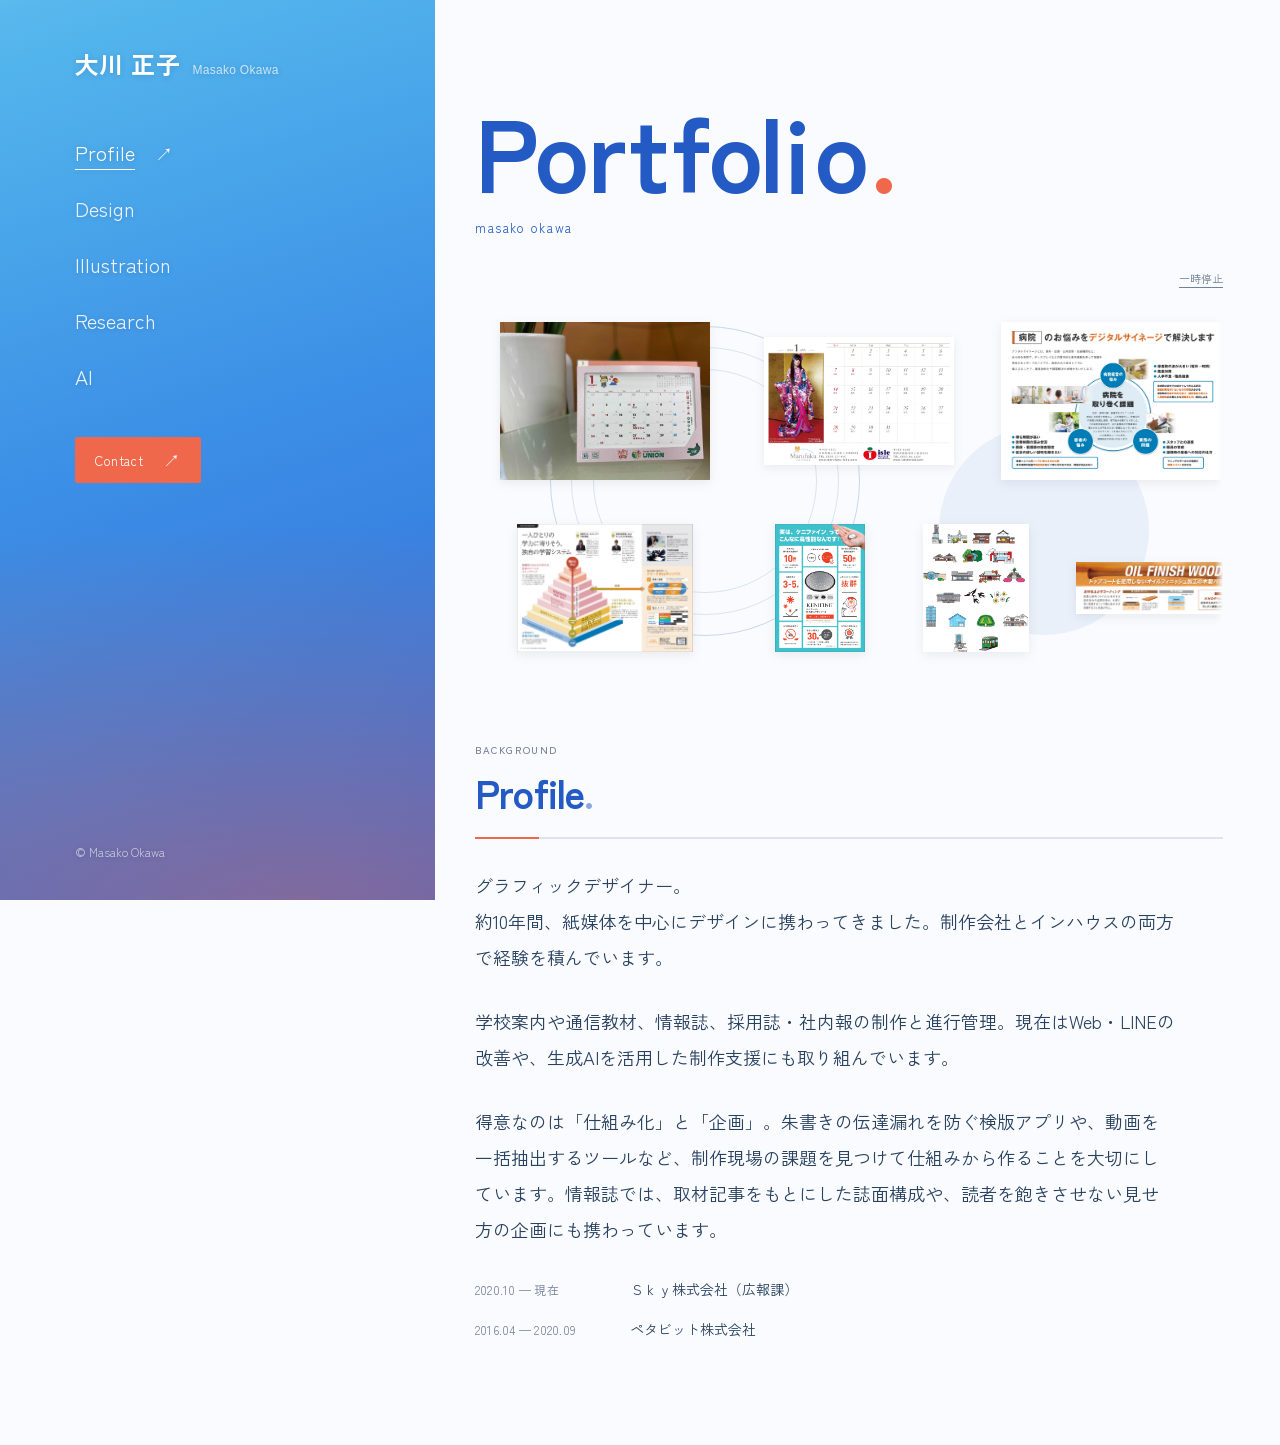
<file: index.html>
<!doctype html>
<html lang="ja">
<head><meta charset="utf-8"><meta name="viewport" content="width=device-width,initial-scale=1"><meta name="description" content="大川正子のポートフォリオ。デザイン、イラスト企画、リサーチ、AIを活用した制作の取り組み。"><title>Masako Okawa — Portfolio</title><meta name="theme-color" content="#245ac4"><link rel="canonical" href="https://masakookawa0301-byte.github.io/masako-okawa-portfolio/"><meta property="og:type" content="website"><meta property="og:site_name" content="Masako Okawa — Portfolio"><meta property="og:title" content="大川正子 ポートフォリオ | Masako Okawa"><meta property="og:description" content="グラフィックデザイナー・大川正子のポートフォリオ。デザイン、イラスト企画、リサーチ、AIを活用した制作の取り組み。"><meta property="og:url" content="https://masakookawa0301-byte.github.io/masako-okawa-portfolio/"><meta property="og:image" content="https://masakookawa0301-byte.github.io/masako-okawa-portfolio/assets/ogp-card.png"><meta property="og:image:width" content="1200"><meta property="og:image:height" content="630"><meta property="og:locale" content="ja_JP"><meta name="twitter:card" content="summary_large_image"><meta name="twitter:title" content="大川正子 ポートフォリオ | Masako Okawa"><meta name="twitter:description" content="グラフィックデザイナー・大川正子のポートフォリオ。デザイン、イラスト企画、リサーチ、AIを活用した制作の取り組み。"><meta name="twitter:image" content="https://masakookawa0301-byte.github.io/masako-okawa-portfolio/assets/ogp-card.png"><link rel="icon" href="favicon.ico" sizes="any"><link rel="icon" type="image/png" sizes="32x32" href="assets/favicon-32.png"><link rel="icon" type="image/png" sizes="16x16" href="assets/favicon-16.png"><link rel="apple-touch-icon" href="assets/apple-touch-icon.png"><link rel="stylesheet" href="style.css"><script src="app.js" defer></script></head>
<body><a class="skip" href="#content">本文へ</a><main class="portfolio"><aside class="sidebar"><h1>大川 正子<span>Masako Okawa</span></h1><button class="mobile-menu-toggle" type="button" aria-expanded="false" aria-controls="category-navigation"><span class="menu-icon" aria-hidden="true"></span>Menu</button><nav id="category-navigation" aria-label="プロフィールと作品"><button class="menu-link profile-link" data-view="profile" aria-controls="content" aria-pressed="true"><span>Profile</span></button><button class="menu-link design" data-view="design" aria-controls="content" aria-pressed="false"><span>Design</span></button><button class="menu-link illustration" data-view="illustration" aria-controls="content" aria-pressed="false"><span>Illustration</span></button><button class="menu-link research" data-view="research" aria-controls="content" aria-pressed="false"><span>Research</span></button><button class="menu-link ai" data-view="ai" aria-controls="content" aria-pressed="false"><span>AI</span></button></nav><a class="contact-button" href="mailto:masako.okawa0301@gmail.com" aria-label="Contact：メールで連絡する">Contact <span aria-hidden="true">↗</span></a><small class="copyright">© Masako Okawa</small></aside><section id="content" class="content" aria-live="polite" aria-atomic="true" aria-label="プロフィールと作品" tabindex="-1"><h2>Profile</h2><p>グラフィックデザイナー。約10年間、紙媒体を中心に制作に携わり、Web・LINEの改善や生成AIを活用した制作支援にも取り組んでいます。</p></section></main>
<template id="profile-template"><div class="profile"><header class="intro"><h2 class="intro-title">Portfolio<span class="intro-period">.</span></h2><p class="hero-name">masako okawa</p><div class="intro-works"><a href="#design" aria-label="Designの作品を見る"><img src="assets/portfolio-clark-1.webp" width="1444" height="1047" alt="クラーク記念国際高等学校の学校案内"><span>Design <span aria-hidden="true">↗</span></span></a><a href="#illustration" aria-label="Illustrationの作品を見る"><img src="assets/popy-5-2019-08.webp" width="2527" height="1701" alt="通信教材ポピーのブラジルを題材にした外表紙"><span>Illustration <span aria-hidden="true">↗</span></span></a></div></header><section class="profile-bio" aria-labelledby="profile-heading"><h3 id="profile-heading" class="section-heading" data-kicker="BACKGROUND"><span>Profile</span></h3><p>グラフィックデザイナー。<br>約10年間、紙媒体を中心にデザインに携わってきました。制作会社とインハウスの両方で経験を積んでいます。</p><p>学校案内や通信教材、情報誌、採用誌・社内報の制作と進行管理。現在はWeb・LINEの改善や、生成AIを活用した制作支援にも取り組んでいます。</p><p>得意なのは「仕組み化」と「企画」。朱書きの伝達漏れを防ぐ検版アプリや、動画を一括抽出するツールなど、制作現場の課題を見つけて仕組みから作ることを大切にしています。情報誌では、取材記事をもとにした誌面構成や、読者を飽きさせない見せ方の企画にも携わっています。</p><div class="career"><p><span>2020.10 — 現在</span>Ｓｋｙ株式会社（広報課）</p><p><span>2016.04 — 2020.09</span>ペタビット株式会社</p></div></section></div></template><dialog id="image-viewer" aria-label="作品の拡大表示"><button class="viewer-close" aria-label="拡大表示を閉じる">×</button><img id="viewer-image" alt=""><p id="viewer-caption"></p></dialog></body></html>
</file>
<file: style.css>
@import url('https://fonts.googleapis.com/css2?family=Shippori+Mincho:wght@400;500;600;800&family=Zen+Kaku+Gothic+New:wght@400;500;700&display=swap');
:root{--ink:#196b70;--muted:#68817b;--paper:#fbf9f0;--serif:'Shippori Mincho','Noto Serif CJK JP',"Hiragino Mincho ProN","Yu Mincho",serif;--sans:'Zen Kaku Gothic New','Noto Sans CJK JP',"Hiragino Kaku Gothic ProN","Yu Gothic",Meiryo,sans-serif}*{box-sizing:border-box}body{margin:0;background:var(--paper);color:var(--ink);font-family:var(--sans);-webkit-font-smoothing:antialiased}button{font:inherit;color:inherit;cursor:pointer}button:focus-visible,a:focus-visible,summary:focus-visible{outline:2px solid var(--ink);outline-offset:6px}.skip{position:fixed;top:-80px;left:20px;padding:12px;background:var(--paper);color:var(--ink);z-index:5}.skip:focus{top:10px}.portfolio{display:grid;grid-template-columns:320px minmax(0,1fr);gap:80px;padding:45px 12px 40px 75px;min-height:100vh;max-width:1700px;margin:auto}.sidebar{position:sticky;top:45px;align-self:start;min-height:calc(100vh - 85px);display:flex;flex-direction:column}.sidebar h1{font-size:30px;font-weight:400;line-height:1.6;margin:0 0 58px;letter-spacing:.01em}.sidebar h1>span{display:block;font-size:23px;letter-spacing:0}.sidebar nav{display:flex;flex-direction:column;gap:30px;align-items:flex-start;padding:25px 0 32px;border-top:1px solid #196b702b;border-bottom:1px solid #196b702b;width:260px}.menu-link{display:flex;align-items:center;gap:10px;border:0;background:none;padding:5px 0;font-size:30px;line-height:1.5;text-align:left;font-weight:400}.menu-link[aria-pressed="true"]>span:last-child,.menu-link:hover>span:last-child{text-decoration:underline;text-underline-offset:5px;text-decoration-thickness:1px}.bubble{display:block;width:27px;height:27px;flex:0 0 27px;border:1px solid #b4d7ce9c;border-radius:50%;background:radial-gradient(ellipse at 25% 22%,#fffffff0 5%,#ffffff70 28%,transparent 65%),linear-gradient(140deg,#eaf4ed,#d1e9e3 50%,var(--tone))}.design{--tone:#78bbb0}.illustration{--tone:#9bcc9c}.research{--tone:#85beda}.ai{--tone:#97abc7}.profile-link{--tone:#c3d5cf}.copyright{display:block;margin-top:auto;padding-top:70px;font-size:14px;font-weight:400}.content{min-width:0;padding:38px 45px 50px 0;outline:none;scroll-margin-top:25px}.content h2{font-size:32px;font-weight:400;line-height:1.6;margin:0 0 35px;letter-spacing:.01em}.profile h2 span{display:block;font-size:20px;margin-top:6px;color:var(--muted)}.content p{font-size:18px;line-height:2;max-width:700px;margin:0 0 28px}.career{margin-top:50px}.career p{font-size:15px;margin-bottom:12px}.career span{display:inline-block;min-width:155px;color:var(--muted)}.content .image-note{font-size:13px;color:var(--muted);margin:-15px 0 38px}.project{margin-bottom:55px}.project h3{font-size:24px;line-height:1.7;font-weight:400;margin:0 0 18px}.project>p{font-size:17px}.project details{font-size:15px;color:var(--muted)}.project summary{cursor:pointer;padding:6px 0;width:fit-content}.project details p{font-size:15px;margin:20px 0;line-height:2}.project+.project{padding-top:20px}@media(max-width:1100px){.portfolio{grid-template-columns:260px minmax(0,1fr);gap:45px;padding-left:45px}.sidebar h1{font-size:27px}.sidebar nav{width:225px}.menu-link{font-size:27px}.content{padding-right:25px}.content p{font-size:16px}.project h3{font-size:22px}}@media(max-width:800px){.portfolio{grid-template-columns:210px minmax(0,1fr);gap:35px;padding:35px 25px}.sidebar{top:35px}.sidebar h1{font-size:24px}.sidebar h1>span{font-size:18px}.sidebar nav{width:190px;gap:23px}.menu-link{font-size:23px;gap:8px}.bubble{width:23px;height:23px;flex-basis:23px}.content{padding-top:28px;padding-right:0}.content h2{font-size:27px}.career span{display:block;font-size:12px}.copyright{font-size:12px}}@media(max-width:650px){.portfolio{display:block;padding:28px 24px}.sidebar{position:static;min-height:0}.sidebar h1{margin-bottom:23px;font-size:24px}.sidebar h1>span{font-size:16px}.sidebar nav{width:100%;display:flex;flex-direction:row;flex-wrap:wrap;gap:12px 20px;padding:18px 0}.menu-link{font-size:17px;gap:7px;min-height:44px}.bubble{width:21px;height:21px;flex-basis:21px}.copyright{display:none}.content{padding:38px 0 20px}.content h2{font-size:26px;margin-bottom:27px}.profile h2 span{font-size:17px}.content p{font-size:15px;line-height:2}.project h3{font-size:21px}.project>p{font-size:15px}.project details p{font-size:14px}.career p{font-size:14px}.career span{display:inline-block;min-width:125px}.content .image-note{font-size:12px}}
/* Smaller navigation, profile first, restrained motion. */
.sidebar h1{font-size:24px;margin-bottom:46px}.sidebar h1>span{font-size:18px}.menu-link{font-size:22px;min-height:44px}.sidebar nav{gap:22px}.bubble{width:23px;height:23px;flex-basis:23px;animation:water-drift 6s ease-in-out infinite}.illustration .bubble{animation-delay:-1.5s}.research .bubble{animation-delay:-3s}.ai .bubble{animation-delay:-4.5s}.profile-link .bubble{animation-delay:-2.3s}.menu-link:hover .bubble{animation-play-state:paused}.content h2{font-size:27px}@keyframes water-drift{0%,100%{transform:translateY(0)}50%{transform:translateY(-3px)}}@media(max-width:800px){.sidebar h1{font-size:22px}.sidebar h1>span{font-size:16px}.menu-link{font-size:20px}}@media(max-width:650px){.sidebar h1{font-size:22px;margin-bottom:22px}.menu-link{font-size:17px}.sidebar nav{gap:12px 20px}.bubble{width:21px;height:21px;flex-basis:21px}.content h2{font-size:24px}}@media(prefers-reduced-motion:reduce){.bubble{animation:none}*{transition:none!important}}
/* Blue palette and reserved image space. */
:root{--ink:#245ac4;--muted:#738099;--paper:#fafbfe}.sidebar h1{letter-spacing:.04em}.sidebar h1>span{color:var(--muted);font-size:16px;margin-top:3px;letter-spacing:.015em}.sidebar nav{border-color:#245ac422}.bubble{border-color:#bfd2f5;background:radial-gradient(ellipse at 25% 22%,#fffffff0 5%,#ffffff70 28%,transparent 65%),linear-gradient(140deg,#edf5ff,#dbe8fc 50%,var(--tone))}.design{--tone:#9bbcf0}.illustration{--tone:#c0c9ef}.research{--tone:#9dcde9}.ai{--tone:#a7b5e6}.profile-link{--tone:#bbd3f2}.content h2{padding-bottom:15px;border-bottom:1px solid #dce4f0;margin-bottom:30px;font-size:25px;letter-spacing:.025em}.content p{color:#294260}.content .career p{color:#294260}.image-placeholder{width:100%;aspect-ratio:4/3;display:flex;align-items:center;justify-content:center;background:#e8e8e8;overflow:hidden;margin:0 0 25px;color:#6b6b6b}.image-placeholder>span{font-size:12px;letter-spacing:.04em}.profile-image{aspect-ratio:16/9;margin-bottom:32px}.project h3{font-size:20px;margin-bottom:14px;line-height:1.8}.project>p{font-size:15px;line-height:2}.project details p{font-size:14px}.project{margin-bottom:65px}.project+.project{padding-top:0}.content .profile>p{font-size:16px}.content .profile .career p{font-size:14px}.content{max-width:850px}.menu-link[aria-pressed="true"]>span:last-child{text-decoration-thickness:1px;text-underline-offset:7px}.copyright{color:var(--muted);font-size:12px}@media(max-width:650px){.content h2{font-size:23px;padding-bottom:12px;margin-bottom:24px}.project h3{font-size:19px}.image-placeholder{margin-bottom:20px}.profile-image{margin-bottom:25px}.content .profile>p{font-size:15px}.content .profile .career p{font-size:13px}.project{margin-bottom:45px}}
.work-gallery{display:grid;grid-template-columns:repeat(2,minmax(0,1fr));gap:30px 22px;margin:0 0 30px}.work-gallery figure{margin:0;min-width:0}.work-gallery a{display:block;background:#eceef0;padding:12px;transition:background .2s}.work-gallery a:hover{background:#e0e5ee}.work-gallery img{display:block;width:100%;height:auto;object-fit:contain}.work-gallery figcaption{font-size:12px;color:var(--muted);line-height:1.7;margin-top:10px}@media(max-width:650px){.work-gallery{grid-template-columns:1fr;gap:25px;margin-bottom:25px}.work-gallery a{padding:10px}}

/* Introduce each project before showing its artwork. */
.work-gallery a,.work-gallery a:hover{background:transparent;padding:0}.work-gallery img{box-shadow:0 4px 16px rgba(30,45,70,.12)}.project>p{margin-bottom:28px}.work-gallery{gap:32px 26px}.work-gallery figcaption{margin-top:13px}@media(max-width:650px){.work-gallery a{padding:0}.work-gallery{gap:28px}.project>p{margin-bottom:24px}}
/* One large flyer with a compact, scrollable selector. */
.flyer-gallery{margin:0 0 30px}.flyer-main{margin:0 0 24px}.flyer-main a{display:block}.flyer-main img{display:block;width:100%;height:auto;box-shadow:0 4px 16px rgba(30,45,70,.12)}.flyer-main figcaption{font-size:12px;line-height:1.8;color:var(--muted);margin-top:15px}.flyer-thumbnails{display:flex;gap:16px;overflow-x:auto;padding:7px 4px 12px;scroll-snap-type:x proximity;scrollbar-width:thin;scrollbar-color:#becceb transparent}.flyer-thumbnail{display:block;flex:0 0 72px;padding:0;border:0;background:none;border-radius:0;scroll-snap-align:start;opacity:.6;transition:opacity .2s}.flyer-thumbnail img{display:block;width:100%;height:auto}.flyer-thumbnail:hover,.flyer-thumbnail[aria-pressed="true"]{opacity:1}.flyer-thumbnail[aria-pressed="true"]{outline:2px solid var(--ink);outline-offset:4px}.flyer-thumbnail:focus-visible{outline:2px solid var(--ink);outline-offset:4px}@media(max-width:650px){.flyer-thumbnails{gap:15px}.flyer-thumbnail{flex-basis:62px}.flyer-main{margin-bottom:20px}.flyer-main figcaption{font-size:11px}}
/* Artwork lightbox. */
body.viewer-open{overflow:hidden}#image-viewer{position:fixed;inset:0;width:100vw;height:100dvh;max-width:none;max-height:none;margin:0;padding:58px 40px 22px;border:0;background:transparent;color:white;overflow:auto}#image-viewer::backdrop{background:rgba(15,25,43,.9)}#viewer-image{display:block;max-width:100%;max-height:calc(100dvh - 120px);width:auto;height:auto;object-fit:contain;margin:0 auto;box-shadow:0 8px 35px #0004}#viewer-caption{font-size:13px;line-height:1.6;text-align:center;margin:15px auto 0;width:fit-content;max-width:100%;color:#fff}.viewer-close{position:fixed;top:10px;right:16px;width:44px;height:44px;padding:0;border:0;background:none;color:#fff;font-size:35px;line-height:1;cursor:pointer}.viewer-close:focus-visible{outline:2px solid white;outline-offset:2px}.flyer-main a{cursor:zoom-in}@media(max-width:650px){#image-viewer{padding:60px 12px 20px}#viewer-caption{font-size:12px}}
.related-results{margin-top:30px}.related-results h4{font-size:15px;font-weight:400;line-height:1.8;margin:0 0 18px;color:var(--ink)}.related-results p{font-size:14px;line-height:2;margin:0 0 18px}
/* Blue section bands anchor the otherwise quiet two-pane layout. */
.content h2{display:block;background:var(--ink);color:#fff;border:0;padding:18px 25px;margin:0 0 32px;font-size:26px;line-height:1.5;font-weight:400;letter-spacing:.035em}.profile h2{margin-bottom:32px}.project h3{color:var(--ink)}@media(max-width:650px){.content h2{padding:15px 18px;font-size:23px;margin-bottom:26px}.profile h2{margin-bottom:26px}}
/* Stronger graphic hierarchy and explicit navigation selection. */
.sidebar nav{width:260px;gap:10px;border:0;padding:0}.menu-link{width:100%;min-height:54px;padding:10px 15px;border:1px solid #cddaf0;background:#fff;color:var(--ink);font-size:20px;line-height:1.6;gap:13px;transition:background .18s,color .18s,border-color .18s}.menu-link:hover{background:#eaf1fd;border-color:#93b0e4}.menu-link[aria-pressed="true"]{background:var(--ink);border-color:var(--ink);color:#fff}.menu-link[aria-pressed="true"]>span:last-child,.menu-link:hover>span:last-child{text-decoration:none}.menu-link[aria-pressed="true"]:after{content:'›';margin-left:auto;font-size:25px;line-height:1}.menu-link[aria-pressed="true"] .bubble{border-color:#ffffffb3;background:radial-gradient(ellipse at 25% 22%,#fff 5%,#ffffff90 28%,transparent 65%),linear-gradient(140deg,#cfe4ff,#a9ccff 60%,#8eb8f6)}.sidebar h1{font-weight:500}.content h2{font-size:30px;font-weight:600;padding:18px 25px;letter-spacing:.025em}.project h3{font-size:23px;font-weight:600;line-height:1.7;margin:0 0 15px}.project>p{font-size:15px;color:#34435d}.related-results h4{font-weight:600;font-size:17px}.content .career span{font-size:12px;letter-spacing:.02em}.content .career p{font-size:14px}@media(max-width:1100px){.sidebar nav{width:225px}}@media(max-width:800px){.sidebar nav{width:190px}.menu-link{font-size:18px;padding:9px 11px;gap:9px}.content h2{font-size:27px}.project h3{font-size:21px}}@media(max-width:650px){.sidebar nav{display:grid;grid-template-columns:repeat(2,minmax(0,1fr));width:100%;gap:9px;padding:0}.menu-link{font-size:16px;min-height:48px;padding:9px 11px;gap:8px}.menu-link[aria-pressed="true"]:after{font-size:21px}.content h2{font-size:25px;padding:15px 18px}.project h3{font-size:20px}.related-results h4{font-size:16px}}

/* Keep long editorial artwork and its selector in a practical viewing area. */
.flyer-main img.long-artwork{width:auto;max-width:100%;height:auto;max-height:720px;margin-inline:auto}.flyer-thumbnail{min-height:44px}.flyer-thumbnail img{max-height:100px;object-fit:contain}

@media(max-width:360px){.menu-link{font-size:14px;padding-inline:8px;gap:6px}.menu-link .bubble{width:18px;height:18px;flex-basis:18px}}

/* Long newsletters retain their original layout in the enlarged, scrollable view. */
#image-viewer.viewer-long #viewer-image{width:min(100%,1000px);height:auto;max-height:none}

/* Portrait previews scale to the viewport; full artwork stays available on click. */
.flyer-main img.portrait-artwork{width:auto;max-width:min(100%,420px);height:auto;max-height:min(560px,65svh);margin-inline:0}
.flyer-main img.long-artwork{max-width:min(100%,360px);max-height:min(480px,60svh);margin-inline:0}
@media(max-width:650px){.flyer-main img.portrait-artwork{max-height:min(480px,62svh)}.flyer-main img.long-artwork{max-height:min(420px,56svh)}}

/* Keep spreads and landscape artwork in balance with portrait flyers. */
.flyer-main img:not(.portrait-artwork){width:auto;max-width:min(100%,600px);max-height:min(460px,60svh);height:auto;margin-inline:0}

/* Quiet, type-led opening with real work and unboxed navigation. */
.sidebar nav{gap:8px}.menu-link,.menu-link:hover,.menu-link[aria-pressed="true"]{border:0;background:transparent;color:var(--ink);padding:8px 0;min-height:48px;transition:opacity .2s;gap:0}
.menu-link{opacity:.6}.menu-link:hover,.menu-link[aria-pressed="true"]{opacity:1}.menu-link[aria-pressed="true"]>span:last-child{text-decoration:underline;text-underline-offset:8px;text-decoration-thickness:1px}.menu-link[aria-pressed="true"]:after{content:'↗';font-size:18px;margin-left:20px}.bubble{display:none}
.content h2{background:none;color:var(--ink);padding:0 0 18px;border-bottom:1px solid #dce4f0;font-weight:500}
.intro{padding:0 0 48px}.content .intro-kicker{font-size:11px;letter-spacing:.16em;color:var(--muted);margin:0 0 14px;line-height:1.5}
.content .intro-title{font-size:clamp(42px,6.7vw,94px);line-height:1.05;letter-spacing:-.065em;font-weight:600;border:0;margin:0 0 34px;padding:0;white-space:nowrap}.intro-period{color:#8aa8dc}
.content .intro-lead{font-size:clamp(25px,3vw,40px);font-weight:500;line-height:1.65;letter-spacing:.055em;color:#294260;margin-bottom:20px}.content .intro-summary{font-size:14px;line-height:2;color:var(--muted);margin-bottom:30px}
.intro-works{display:grid;grid-template-columns:1fr 1fr;gap:22px;max-width:650px;align-items:start}.intro-works a{display:block;text-decoration:none;color:var(--ink)}.intro-works img{display:block;width:100%;height:auto;transition:transform .3s}.intro-works a:hover img{transform:translateY(-4px)}.intro-works a>span{display:flex;justify-content:space-between;font-size:12px;margin-top:13px;line-height:1.6}
.profile-bio{padding-top:32px;border-top:1px solid #dce4f0}.profile-bio h3{font-size:21px;font-weight:500;margin:0 0 22px}.profile-bio .career{margin-top:28px}
.intro>*{animation:intro-enter .75s both cubic-bezier(.2,.6,.2,1)}.intro .intro-title{animation-delay:.08s}.intro .intro-lead{animation-delay:.16s}.intro .intro-summary{animation-delay:.24s}.intro .intro-works{animation-delay:.32s}
@keyframes intro-enter{from{opacity:0;transform:translateY(14px)}to{opacity:1;transform:translateY(0)}}
@media(max-width:800px) and (min-width:651px){.content .intro-title{font-size:44px}.intro-works{gap:14px}.desktop-break{display:none}}
@media(max-width:650px){.sidebar h1{margin-bottom:14px}.sidebar nav{display:flex;flex-direction:row;gap:3px 18px}.menu-link{width:auto;font-size:15px;min-height:44px;padding:5px 0}.menu-link[aria-pressed="true"]:after{display:none}.content{padding-top:30px}.content .intro-title{font-size:clamp(38px,11vw,68px);margin-bottom:26px}.content .intro-kicker{font-size:9px;letter-spacing:.12em}.content .intro-lead{font-size:27px}.content .intro-summary{font-size:13px}.desktop-break{display:none}.intro-works{gap:16px}.intro{padding-bottom:32px}.profile-bio{padding-top:26px}}
@media(prefers-reduced-motion:reduce){.intro>*{animation:none}.intro-works img{transition:none}.intro-works a:hover img{transform:none}}
.profile h2.intro-title span{display:inline;font:inherit;margin:0;color:#8aa8dc}
/* Small square accents for section headings; restrained newsletter enlargement. */
.content>h2,.profile-bio h3{display:flex;align-items:center;gap:13px}
.content>h2:before,.profile-bio h3:before{content:'';display:block;flex:0 0 10px;width:10px;height:10px;background:var(--ink)}
#image-viewer.viewer-long #viewer-image{width:min(100%,620px)}
@media(max-width:650px){.content>h2,.profile-bio h3{gap:10px}.content>h2:before,.profile-bio h3:before{width:8px;height:8px;flex-basis:8px}}

/* Editorial section titles echo the opening typography. */
.content>h2.section-heading,.profile-bio h3.section-heading{display:block;position:relative;border:0;padding:0 0 24px;margin:0 0 38px;line-height:1.08;letter-spacing:-.045em;font-size:clamp(40px,4.5vw,64px);font-weight:700;overflow:hidden;color:var(--ink)}
.content>h2.section-heading:before,.profile-bio h3.section-heading:before{content:attr(data-kicker);display:block;width:auto;height:auto;background:none;margin:0 0 14px;font-size:10px;font-weight:500;letter-spacing:.16em;line-height:1.5;color:var(--muted);animation:title-rise .65s both}
.section-heading>span{display:block;animation:title-rise .75s cubic-bezier(.2,.6,.2,1) both}.section-heading>span:after{content:'.';color:#8aa8dc}
.content>h2.section-heading:after,.profile-bio h3.section-heading:after{content:'';position:absolute;bottom:0;left:0;width:100%;height:1px;background:linear-gradient(90deg,var(--ink) 0 64px,#dce4f0 64px);transform-origin:left;animation:title-line .9s .12s cubic-bezier(.2,.6,.2,1) both}
.profile-bio h3.section-heading{font-size:40px;margin-bottom:28px}.profile-bio{border:0;padding-top:14px}
@keyframes title-rise{from{opacity:0;transform:translateY(18px)}to{opacity:1;transform:translateY(0)}}
@keyframes title-line{from{transform:scaleX(0);opacity:0}to{transform:scaleX(1);opacity:1}}
@media(max-width:650px){.content>h2.section-heading{font-size:42px;margin-bottom:30px;padding-bottom:22px}.profile-bio h3.section-heading{font-size:36px}.content>h2.section-heading:before,.profile-bio h3.section-heading:before{font-size:9px;margin-bottom:12px}}
@media(prefers-reduced-motion:reduce){.section-heading>span,.content>h2.section-heading:before,.profile-bio h3.section-heading:before,.content>h2.section-heading:after,.profile-bio h3.section-heading:after{animation:none}}
/* Pale blue navigation field separates browsing from the artwork. */
.sidebar{isolation:isolate}.sidebar:before{content:'';position:absolute;z-index:-1;top:-45px;left:-100vw;right:-40px;height:100vh;background:#edf3fc url('assets/sidebar-network.svg') top right/440px auto no-repeat;pointer-events:none}
@media(max-width:1100px){.sidebar:before{right:-22.5px}}
@media(max-width:800px){.sidebar:before{top:-35px;right:-17.5px}}
@media(max-width:650px){.sidebar{padding-bottom:24px}.sidebar:before{top:-28px;left:-24px;right:-24px;bottom:0;height:auto}.content{padding-top:34px}}
@media(max-width:650px){.sidebar{position:relative;top:auto}}
/* Warm accent starts the heading rule; a handwritten name softens the navigation. */
:root{--accent:#f0684c}
.content>h2.section-heading:after,.profile-bio h3.section-heading:after{height:2px;background:linear-gradient(90deg,var(--accent) 0 64px,#dce4f0 64px);animation:accent-rule .95s .12s cubic-bezier(.16,.65,.25,1) both}
@keyframes accent-rule{0%{transform:scaleX(0);opacity:0}20%{opacity:1}100%{transform:scaleX(1);opacity:1}}
.sidebar h1>span{font-family:'Snell Roundhand','Apple Chancery','Segoe Script','Brush Script MT',cursive;font-size:27px;font-weight:400;line-height:1.5;letter-spacing:.01em;color:var(--ink);margin-top:3px}
@media(max-width:800px){.sidebar h1>span{font-size:25px}}
@media(prefers-reduced-motion:reduce){.content>h2.section-heading:after,.profile-bio h3.section-heading:after{animation:none}}
/* Name lockup: Japanese name leads, smaller roman lettering sits alongside it. */
.sidebar h1{display:flex;align-items:baseline;gap:12px;flex-wrap:wrap;line-height:1.6;letter-spacing:.025em}
.sidebar h1>span{display:inline;font-family:Arial,"Hiragino Kaku Gothic ProN","Yu Gothic",Meiryo,sans-serif;font-size:12px;font-weight:400;line-height:1.6;letter-spacing:.025em;color:var(--muted);margin:0;white-space:nowrap}
@media(max-width:800px){.sidebar h1{gap:9px}.sidebar h1>span{font-size:11px}}
.menu-link[aria-pressed="true"]>span:last-child,.menu-link:hover>span:last-child{text-decoration-color:var(--accent)}

/* Work labels, generous project spacing, and quiet one-time reveals. */
.project{margin-bottom:104px}.project:last-child{margin-bottom:20px}
.content .project-type{display:flex;align-items:center;gap:9px;font-size:10px;font-weight:600;letter-spacing:.12em;line-height:1.6;color:#596b87;margin:0 0 12px}
.project-type:before{content:'';width:15px;height:2px;flex:0 0 15px;background:var(--accent)}
.project h3{font-size:24px;font-weight:600;line-height:1.65;letter-spacing:.015em;margin-bottom:16px;max-width:690px}
.project>p:not(.project-type){max-width:640px;margin-bottom:26px}
.flyer-main a{position:relative;width:fit-content;max-width:100%}
.flyer-main a:after{content:'＋';position:absolute;right:12px;bottom:12px;display:grid;place-items:center;width:34px;height:34px;border-radius:50%;background:#fafbfef2;color:var(--ink);font-size:23px;line-height:1;opacity:0;transform:translateY(4px);transition:opacity .2s,transform .2s;pointer-events:none;box-shadow:0 2px 12px #1e2d7014}
.flyer-main a:hover:after,.flyer-main a:focus-visible:after{opacity:1;transform:none}
.project.will-reveal{opacity:0;transform:translateY(16px);transition:opacity .65s ease,transform .65s cubic-bezier(.2,.6,.2,1)}
.project.will-reveal.is-revealed,.project.will-reveal:focus-within{opacity:1;transform:none}
@media(max-width:800px){.project h3{font-size:21px}}
@media(max-width:650px){.project{margin-bottom:76px}.project h3{font-size:20px;margin-bottom:14px}.content .project-type{font-size:9px;letter-spacing:.09em;margin-bottom:10px}.project>p:not(.project-type){margin-bottom:24px}}
@media(hover:none){.flyer-main a:after{opacity:1;transform:none;width:28px;height:28px;font-size:19px;right:8px;bottom:8px}}
@media(prefers-reduced-motion:reduce){.project.will-reveal{opacity:1;transform:none;transition:none}.flyer-main a:after{transform:none;transition:none}}

/* Contact remains reachable in every category without covering the artwork. */
.contact-button{position:absolute;top:24px;right:max(28px,calc((100vw - 1550px)/2));z-index:2;display:inline-flex;align-items:center;justify-content:center;gap:20px;min-height:44px;padding:10px 20px;background:var(--ink);color:#fff;text-decoration:none;font-size:13px;letter-spacing:.045em;border-radius:2px;transition:background .2s,transform .2s}
.contact-button span{font-size:17px}.contact-button:hover{background:#194aa6;transform:translateY(-2px)}.contact-button:focus-visible{outline:2px solid var(--accent);outline-offset:4px}
@media(max-width:800px){.contact-button{top:20px;right:25px}.content{padding-top:52px}}
@media(max-width:650px){.contact-button{top:20px;right:24px;gap:10px;padding:9px 13px;font-size:12px}.sidebar h1{padding-right:110px;min-height:44px;gap:0 9px}.sidebar h1>span{font-size:11px}.content{padding-top:34px}}
@media(prefers-reduced-motion:reduce){.contact-button:hover{transform:none}}

/* Mobile-only larger opening and persistent navigation. */
@media(max-width:650px){
 .content .intro-title{font-size:clamp(41.8px,12.1vw,74.8px)}
 .sidebar{position:sticky;top:0;z-index:3;margin-top:-28px;padding-top:28px;padding-bottom:16px;transform:translateZ(0);-webkit-transform:translateZ(0)}
 .sidebar:before{top:0;bottom:0;height:auto}
 .contact-button{position:fixed;z-index:4}
 html{scroll-padding-top:var(--mobile-nav-height,190px)}
 .content{scroll-margin-top:0}
}

/* Contact joins desktop navigation; the mobile header folds into six controls. */
.contact-button{position:static;align-self:flex-start;margin-top:36px}
@media(max-width:650px){
 .sidebar{overflow-anchor:none}
 .sidebar h1{max-height:80px;overflow:hidden;transition:max-height .2s ease,opacity .15s ease,margin .2s ease}
 .sidebar .contact-button{position:absolute;top:20px;right:0;margin:0}
 .sidebar.is-compact{padding-top:8px;padding-bottom:8px}
 .sidebar.is-compact h1{max-height:0;min-height:0;opacity:0;margin-bottom:0;padding:0;pointer-events:none}
 .sidebar.is-compact nav{display:grid;grid-template-columns:repeat(3,minmax(0,1fr));gap:0 8px;width:100%;align-items:center}
 .sidebar.is-compact .menu-link{font-size:13px;min-height:44px;padding:5px 0;justify-content:center}
 .sidebar.is-compact .contact-button{top:auto;bottom:8px;right:0;width:calc((100% - 16px)/3);min-height:44px;padding:6px;gap:7px;font-size:12px}
}

@media(max-width:650px){.sidebar.is-compact{margin-bottom:max(0px,calc(var(--expanded-nav-height,150px) - 104px))}}

/* Reading mode: a single compact row, categories open on demand. */
.mobile-menu-toggle{display:none}
@media(max-width:650px){
 .sidebar.is-compact{min-height:60px;margin-bottom:max(0px,calc(var(--expanded-nav-height,150px) - 60px))}
 .sidebar.is-compact .mobile-menu-toggle{display:inline-flex;align-items:center;gap:12px;min-height:44px;padding:8px 0;border:0;background:none;font-size:14px;color:var(--ink)}
 .menu-icon{position:relative;width:18px;height:12px;border-top:1px solid currentColor;border-bottom:1px solid currentColor}
 .menu-icon:before{content:'';position:absolute;left:0;right:0;top:5px;border-top:1px solid currentColor}
 .sidebar.is-compact nav{display:none;position:absolute;top:60px;left:-24px;right:-24px;width:auto;padding:12px 24px 20px;background:#edf3fc;box-shadow:0 10px 14px #2942600a;grid-template-columns:1fr 1fr;gap:4px 20px}
 .sidebar.is-compact.is-menu-open nav{display:grid}
 .sidebar.is-compact nav .menu-link{justify-content:flex-start;font-size:15px;min-height:44px}
 .sidebar.is-compact .contact-button{width:auto;padding:9px 14px;bottom:8px}
 .mobile-menu-toggle[aria-expanded="true"] .menu-icon{border:0}
 .mobile-menu-toggle[aria-expanded="true"] .menu-icon:before,.mobile-menu-toggle[aria-expanded="true"] .menu-icon:after{content:'';position:absolute;left:0;top:5px;width:18px;border-top:1px solid currentColor;transform:rotate(45deg)}
 .mobile-menu-toggle[aria-expanded="true"] .menu-icon:after{transform:rotate(-45deg)}
}

@media(max-width:650px){
 .sidebar .mobile-menu-toggle{display:inline-flex;align-items:center;align-self:flex-start;gap:12px;width:fit-content;min-height:44px;padding:8px 0;border:0;background:none;font-size:14px;color:var(--ink)}
 .sidebar nav,.sidebar.is-compact nav{display:none;position:absolute;top:100%;left:-24px;right:-24px;width:auto;padding:12px 24px 20px;background:#edf3fc;box-shadow:0 10px 14px #2942600a;grid-template-columns:1fr 1fr;gap:4px 20px}
 .sidebar.is-menu-open nav{display:grid}
 .sidebar nav .menu-link{justify-content:flex-start;font-size:15px;min-height:44px}
}

/* Bring mobile controls closer to the blue-to-white boundary. */
@media(max-width:650px){
 .sidebar{padding-bottom:4px}
 .sidebar.is-compact{padding-bottom:4px;min-height:56px;margin-bottom:max(0px,calc(var(--expanded-nav-height,138px) - 56px))}
 .sidebar.is-compact .contact-button{bottom:4px}
 .sidebar nav,.sidebar.is-compact nav{padding-bottom:4px}
}

/* Show categories on arrival; fold them into Menu only while scrolling. */
@media(max-width:650px){
 .sidebar:not(.is-compact) .mobile-menu-toggle{display:none}
 .sidebar:not(.is-compact) nav{display:flex;position:static;flex-direction:row;flex-wrap:wrap;width:100%;gap:3px 18px;padding:0;background:none;box-shadow:none}
 .sidebar:not(.is-compact) nav .menu-link{font-size:15px}
}

/* Mobile opening fills its available width; navigation gains a clearer blue field. */
@media(max-width:650px){
 .intro{container-type:inline-size}
 .content .intro-title{font-size:18cqw}
 .sidebar:before{background:#dce8f8}
 .sidebar nav,.sidebar.is-compact nav{background:#dce8f8}
 .sidebar:not(.is-compact) nav{background:transparent}
}

/* A shuffled, continuous strip of real work on the opening page. */
.work-loop{max-width:100%;margin-top:32px}
.work-loop-toolbar{display:flex;justify-content:space-between;align-items:center;margin-bottom:14px;gap:16px}
.work-loop-toolbar>span{font-size:10px;letter-spacing:.14em;color:var(--muted)}
.work-loop-toolbar button{min-height:32px;padding:4px 0 4px 12px;border:0;background:none;font-size:11px;color:var(--muted);text-decoration:underline;text-underline-offset:4px}
.work-loop-viewport{overflow:hidden;max-width:100%}
.work-loop-track{display:flex;width:max-content;animation:work-flow 121s linear infinite;will-change:transform}
.work-loop-group{display:flex;gap:24px;padding-right:24px;flex:none}
.work-loop-group a{flex:0 0 220px;width:220px;color:var(--ink);text-decoration:none;display:block}
.work-loop-group img{display:block;width:220px;height:160px;object-fit:contain;object-position:left center}
.work-loop-group a>span{display:block;font-size:11px;margin-top:12px;line-height:1.6}
.work-loop.is-paused .work-loop-track,.work-loop-viewport:focus-within .work-loop-track{animation-play-state:paused}
@media(hover:hover){.work-loop-viewport:hover .work-loop-track{animation-play-state:paused}}
@keyframes work-flow{to{transform:translateX(-50%)}}
@media(max-width:650px){.work-loop{margin-top:26px}.work-loop-group{gap:18px;padding-right:18px}.work-loop-group a{flex-basis:190px;width:190px}.work-loop-group img{width:190px;height:140px}.work-loop-track{animation-duration:110s}.work-loop-toolbar button{min-height:44px}}
@media(prefers-reduced-motion:reduce){.work-loop-track{animation:none;transform:none}.work-loop-viewport{overflow-x:auto}.work-loop-group[aria-hidden]{display:none}.work-loop-toolbar button{display:none}}

/* A brisker editorial reel with staggered baselines and a masked title entrance. */
.work-loop-track{animation-duration:40s}
.work-loop-viewport{padding:28px 0 24px;mask-image:linear-gradient(90deg,transparent,#000 10px,#000 calc(100% - 10px),transparent)}
.work-loop-group{gap:32px;padding-right:32px;align-items:center}
.work-loop-group a{flex-basis:240px;width:240px;transform:translateY(var(--work-offset,0px));transition:transform .4s cubic-bezier(.2,.6,.2,1)}
.work-loop-group img{width:240px;height:175px;transition:transform .4s cubic-bezier(.2,.6,.2,1);transform-origin:center}
.work-loop-group a:hover img,.work-loop-group a:focus-visible img{transform:translateY(-6px) scale(1.035)}
.work-loop-group a>span{font-size:10px;letter-spacing:.04em}
.profile h2.intro-title .title-word{display:block;overflow:hidden;color:var(--ink);line-height:1.12}
.profile h2.intro-title .title-letter{display:inline-block;color:var(--ink);animation:letter-arrive .85s cubic-bezier(.16,1,.3,1) both;animation-delay:calc(.08s + var(--letter-order)*.035s)}
.profile h2.intro-title .title-dot{color:#8aa8dc}
@keyframes letter-arrive{from{transform:translateY(110%) rotate(4deg);opacity:0}to{transform:none;opacity:1}}
@media(max-width:650px){.work-loop-track{animation-duration:36s}.work-loop-group{gap:24px;padding-right:24px}.work-loop-group a{flex-basis:190px;width:190px}.work-loop-group img{width:190px;height:145px}.work-loop-viewport{padding-top:22px;padding-bottom:22px}}
@media(prefers-reduced-motion:reduce){.work-loop-track{animation:none}.work-loop-group a{transform:none;transition:none}.work-loop-group img,.work-loop-group a:hover img,.work-loop-group a:focus-visible img{transform:none;transition:none}.profile h2.intro-title .title-letter{animation:none}}

/* A graphic, two-row work mosaic replaces the generic introduction copy. */
.intro{position:relative;isolation:isolate;padding:20px 0 42px;background:radial-gradient(ellipse at 12% 20%,#dae8ffbd,transparent 60%),radial-gradient(ellipse at 90% 62%,#ecdff8c9,transparent 58%),radial-gradient(ellipse at 38% 96%,#f9ddd7c2,transparent 62%);background-size:150% 150%;animation:hero-color-drift 16s ease-in-out infinite alternate}
@keyframes hero-color-drift{from{background-position:0% 10%}to{background-position:100% 90%}}
.intro .intro-kicker{padding-left:12px}.profile h2.intro-title{position:relative;z-index:1;margin-bottom:0;padding-left:8px}
.work-loop{margin-top:-4px}.work-loop-toolbar{justify-content:flex-end;padding-right:12px;margin-bottom:6px;position:relative;z-index:2}.work-loop-toolbar>span{display:none}
.work-loop .tile-viewport{padding:7px 0;mask-image:linear-gradient(90deg,transparent,#000 8px,#000 calc(100% - 8px),transparent)}
.tile-group{gap:14px;padding-right:14px;align-items:center}
.tile-group .work-tile{position:relative;display:flex;align-items:center;justify-content:center;flex:0 0 var(--tile-width);width:var(--tile-width);height:var(--tile-height);padding:15px;transform:none;background:#ffffffb5;border-radius:3px;overflow:hidden;transition:background .3s,transform .3s}
.tile-group .tile-tone-1{background:#e5edffbd}.tile-group .tile-tone-2{background:#f5e9f1b3}
.tile-group .work-tile img{width:100%;height:100%;object-fit:contain;object-position:center;filter:drop-shadow(0 3px 5px #34435d17);transition:transform .4s cubic-bezier(.2,.6,.2,1)}
.tile-group .work-tile>span{position:absolute;bottom:8px;right:8px;padding:5px 7px;background:#fafbfef0;opacity:0;transform:translateY(5px);transition:opacity .2s,transform .2s;font-size:10px;margin:0}
.tile-group .work-tile:hover img,.tile-group .work-tile:focus-visible img{transform:scale(1.035)}
.tile-group .work-tile:hover>span,.tile-group .work-tile:focus-visible>span{opacity:1;transform:none}
.tile-track{animation-duration:22s}.tile-track-reverse{animation-duration:26s;animation-direction:reverse}
.work-loop:has(.tile-group a:focus-visible) .tile-track{animation-play-state:paused}
@media(hover:hover){.work-loop-viewport:hover .tile-track{animation-play-state:paused}}
.work-loop.is-paused .tile-track{animation-play-state:paused!important}
@media(max-width:650px){.intro{padding:18px 0 26px}.intro .intro-kicker{padding-left:8px}.profile h2.intro-title{padding-left:0}.work-loop{margin-top:-5px}.work-loop-toolbar{margin-bottom:0}.work-loop .tile-viewport{padding:5px 0}.tile-group{gap:10px;padding-right:10px}.tile-group .work-tile{flex-basis:calc(var(--tile-width)*.72);width:calc(var(--tile-width)*.72);height:calc(var(--tile-height)*.8);padding:10px}.tile-track{animation-duration:20s}.tile-track-reverse{animation-duration:24s}.work-loop-toolbar button{min-height:32px}}
@media(prefers-reduced-motion:reduce){.intro{animation:none}.tile-track{animation:none}.tile-group .work-tile img,.tile-group .work-tile:hover img,.tile-group .work-tile:focus-visible img{transform:none;transition:none}.tile-group .work-tile>span{transition:none}}

/* Name-led opening with open white space and no gradient treatment. */
.intro{background:none;animation:none;padding-top:8px}
.intro .intro-kicker{padding-left:0;margin-bottom:18px}
.profile h2.intro-title{font-size:clamp(58px,7.5vw,96px);font-weight:600;letter-spacing:-.055em;padding-left:0;margin-bottom:8px;line-height:1}
.profile h2.intro-title .name-line{line-height:1.02}
.profile h2.intro-title .name-line:last-child{text-align:right;padding-right:12%;font-weight:400}
.profile h2.intro-title .title-dot{color:var(--accent)}
.tile-group .work-tile,.tile-group .tile-tone-1,.tile-group .tile-tone-2{background:transparent;border-radius:0}
.work-loop-toolbar{padding-right:0}
@media(max-width:650px){.intro{padding-top:4px}.profile h2.intro-title{font-size:22cqw}.intro .intro-kicker{font-size:9px;letter-spacing:.1em;padding-left:0}.profile h2.intro-title .name-line:last-child{padding-right:5%}.work-loop{margin-top:2px}}

/* Match the title case used by the category headings. */
.profile h2.intro-title{font-size:clamp(58px,8vw,104px);font-weight:600;letter-spacing:-.055em;margin-bottom:12px}
@media(max-width:650px){.profile h2.intro-title{font-size:23cqw}}

/* Natural spacing keeps the lowercase r, t and f distinct. */
.profile h2.intro-title,.profile h2.intro-title .title-word,.profile h2.intro-title .title-letter{letter-spacing:0}

.profile h2.intro-title .title-letter{margin-right:.025em}
.profile h2.intro-title .title-letter:last-child{margin-right:0}
@media(max-width:650px){.profile h2.intro-title{font-size:15cqw}}

/* Optical pair adjustments, with room retained around r/t/f. */
.profile h2.intro-title .title-letter:nth-child(1){margin-right:-.045em}
.profile h2.intro-title .title-letter:nth-child(5){margin-right:-.02em}
.profile h2.intro-title .title-letter:nth-child(6){margin-right:-.025em}
.profile h2.intro-title .title-letter:nth-child(7){margin-right:0}
.content .hero-name{font-size:13px;letter-spacing:.12em;line-height:1.6;color:var(--ink);margin:2px 0 24px}
.concept-visual{margin:0 0 6px;max-width:750px}
.concept-labels{display:flex;justify-content:space-between;align-items:center;font-size:12px;letter-spacing:.09em;color:#596b87;padding:0 12px 0 4px}
.concept-visual svg{display:block;width:100%;height:auto;overflow:visible}
.signal-path{animation:signal-travel 7s linear infinite}
@keyframes signal-travel{to{stroke-dashoffset:-436}}
.intro.is-motion-paused .signal-path{animation-play-state:paused}
.intro .concept-visual{animation:intro-enter .9s .2s both}
.work-loop{margin-top:0}
@media(max-width:650px){.content .hero-name{font-size:12px;margin:0 0 24px}.concept-labels{font-size:11px;letter-spacing:.035em}.concept-visual{margin-bottom:8px}.concept-visual svg{margin-top:8px}}
@media(prefers-reduced-motion:reduce){.signal-path,.intro .concept-visual{animation:none}}

/* Abstract motion sits behind the work, without explanatory labels. */
.profile h2.intro-title .title-letter:nth-child(2){margin-right:-.015em}
.work-loop{position:relative;isolation:isolate;overflow:hidden;padding-bottom:12px}
.work-atmosphere{position:absolute;inset:40px 0 0;z-index:-1;overflow:hidden;pointer-events:none}
.work-atmosphere span{position:absolute;display:block;border-radius:50%}
.orbit-ring{width:310px;height:310px;left:10%;top:6%;border:1px solid #c6d7f0;animation:orbit-drift 18s ease-in-out infinite alternate}
.orbit-ring:before,.orbit-ring:after{content:'';position:absolute;inset:20px;border:1px solid #d8e3f4;border-radius:50%}.orbit-ring:after{inset:42px}
.orbit-disc{width:210px;height:210px;left:62%;top:32%;background:#eaf0fa;animation:disc-drift 15s ease-in-out -6s infinite alternate}
.orbit-dot{width:22px;height:22px;left:53%;top:13%;background:#f0684c;opacity:.6;animation:dot-drift 12s ease-in-out -3s infinite alternate}
@keyframes orbit-drift{from{transform:translate(-45px,20px) scale(.9)}to{transform:translate(105px,-35px) scale(1.1)}}
@keyframes disc-drift{from{transform:translate(45px,-25px) scale(.9)}to{transform:translate(-95px,40px) scale(1.1)}}
@keyframes dot-drift{from{transform:translate(80px,-5px)}to{transform:translate(-100px,170px)}}
.intro.is-motion-paused .work-atmosphere span{animation-play-state:paused}
@media(max-width:650px){.orbit-ring{width:230px;height:230px;left:-20%;top:5%}.orbit-disc{width:150px;height:150px;left:65%;top:45%}.orbit-dot{width:14px;height:14px}.work-atmosphere{top:34px}}
@media(prefers-reduced-motion:reduce){.work-atmosphere span{animation:none}}

.content>h3.group-heading{font-size:15px;font-weight:600;letter-spacing:.12em;color:var(--ink);margin:10px 0 14px;padding:0 0 10px;border-bottom:1px solid #dce4f0}.content>h3.group-heading~h3.group-heading{margin-top:70px}.content>p.group-lead{font-size:15px;line-height:2;color:var(--muted);margin:0 0 40px}

/* Headings read better in the clean gothic at screen sizes; weight (not a serif switch) carries the hierarchy. */
.sidebar h1,.profile h2.intro-title,.content>h2.section-heading,.profile-bio h3.section-heading,.project h3{font-family:var(--sans)}
.sidebar h1{font-weight:600;letter-spacing:.02em}
.profile h2.intro-title .title-letter,.profile h2.intro-title .title-word,.profile h2.intro-title .title-dot{font-family:var(--sans)}
.profile h2.intro-title{font-weight:700}
.content>h2.section-heading,.profile-bio h3.section-heading{font-weight:700;letter-spacing:-.02em}
.project h3{font-weight:600;letter-spacing:.01em}
.content .intro-kicker,.content .project-type,.related-results h4,.work-loop-toolbar>span,.work-loop-toolbar button,.content>h3.group-heading{font-family:var(--sans)}
@media(max-width:650px){.sidebar h1{letter-spacing:.02em}}
/* Back on the bold gothic, restore its tuned optical kerning (set earlier in the file). */

/* Bold mesh-gradient treatment for the sidebar's blue field, replacing the flat tint. */
.sidebar:before{background:radial-gradient(120% 70% at 92% 100%,rgba(240,104,76,.42),transparent 60%),radial-gradient(90% 60% at 6% -6%,rgba(255,255,255,.5),transparent 55%),linear-gradient(162deg,#8ddcf7 0%,#52b4ec 32%,#3c8fe6 62%,#2f68d8 100%)}
.sidebar h1{color:#fff}
.sidebar h1>span{color:rgba(255,255,255,.72)}
.sidebar nav{border-color:rgba(255,255,255,.22)}
.menu-link,.menu-link:hover,.menu-link[aria-pressed="true"]{color:#fff}
.menu-link{opacity:.88;text-shadow:0 1px 6px rgba(15,40,90,.22)}
.menu-link:hover,.menu-link[aria-pressed="true"]{opacity:1}
.sidebar h1,.copyright{text-shadow:0 1px 6px rgba(15,40,90,.18)}
.menu-link[aria-pressed="true"]>span:last-child,.menu-link:hover>span:last-child{text-decoration-color:#fff}
.bubble{border-color:rgba(255,255,255,.6);background:radial-gradient(ellipse at 25% 22%,#ffffffee 5%,#ffffff80 28%,transparent 65%),linear-gradient(140deg,#ffffff66,#ffffff22 50%,var(--tone))}
.copyright{color:rgba(255,255,255,.62)}
.contact-button{background:var(--accent);color:#fff}
.contact-button:hover{background:#d14f36}
.contact-button:focus-visible{outline-color:#fff}
@media(max-width:650px){
 .sidebar:before{background:linear-gradient(135deg,#8ddcf7 0%,#4ea9ea 55%,#2f68d8 100%)}
 .sidebar .mobile-menu-toggle,.sidebar.is-compact .mobile-menu-toggle{color:#fff}
 .sidebar nav,.sidebar.is-compact nav{background:#2f5fc9;box-shadow:0 14px 24px rgba(19,38,94,.22)}
 .sidebar nav .menu-link,.sidebar.is-compact nav .menu-link{color:#fff;opacity:.92}
 .sidebar nav .menu-link:hover,.sidebar nav .menu-link[aria-pressed="true"],.sidebar.is-compact nav .menu-link:hover,.sidebar.is-compact nav .menu-link[aria-pressed="true"]{opacity:1}
}
</file>
